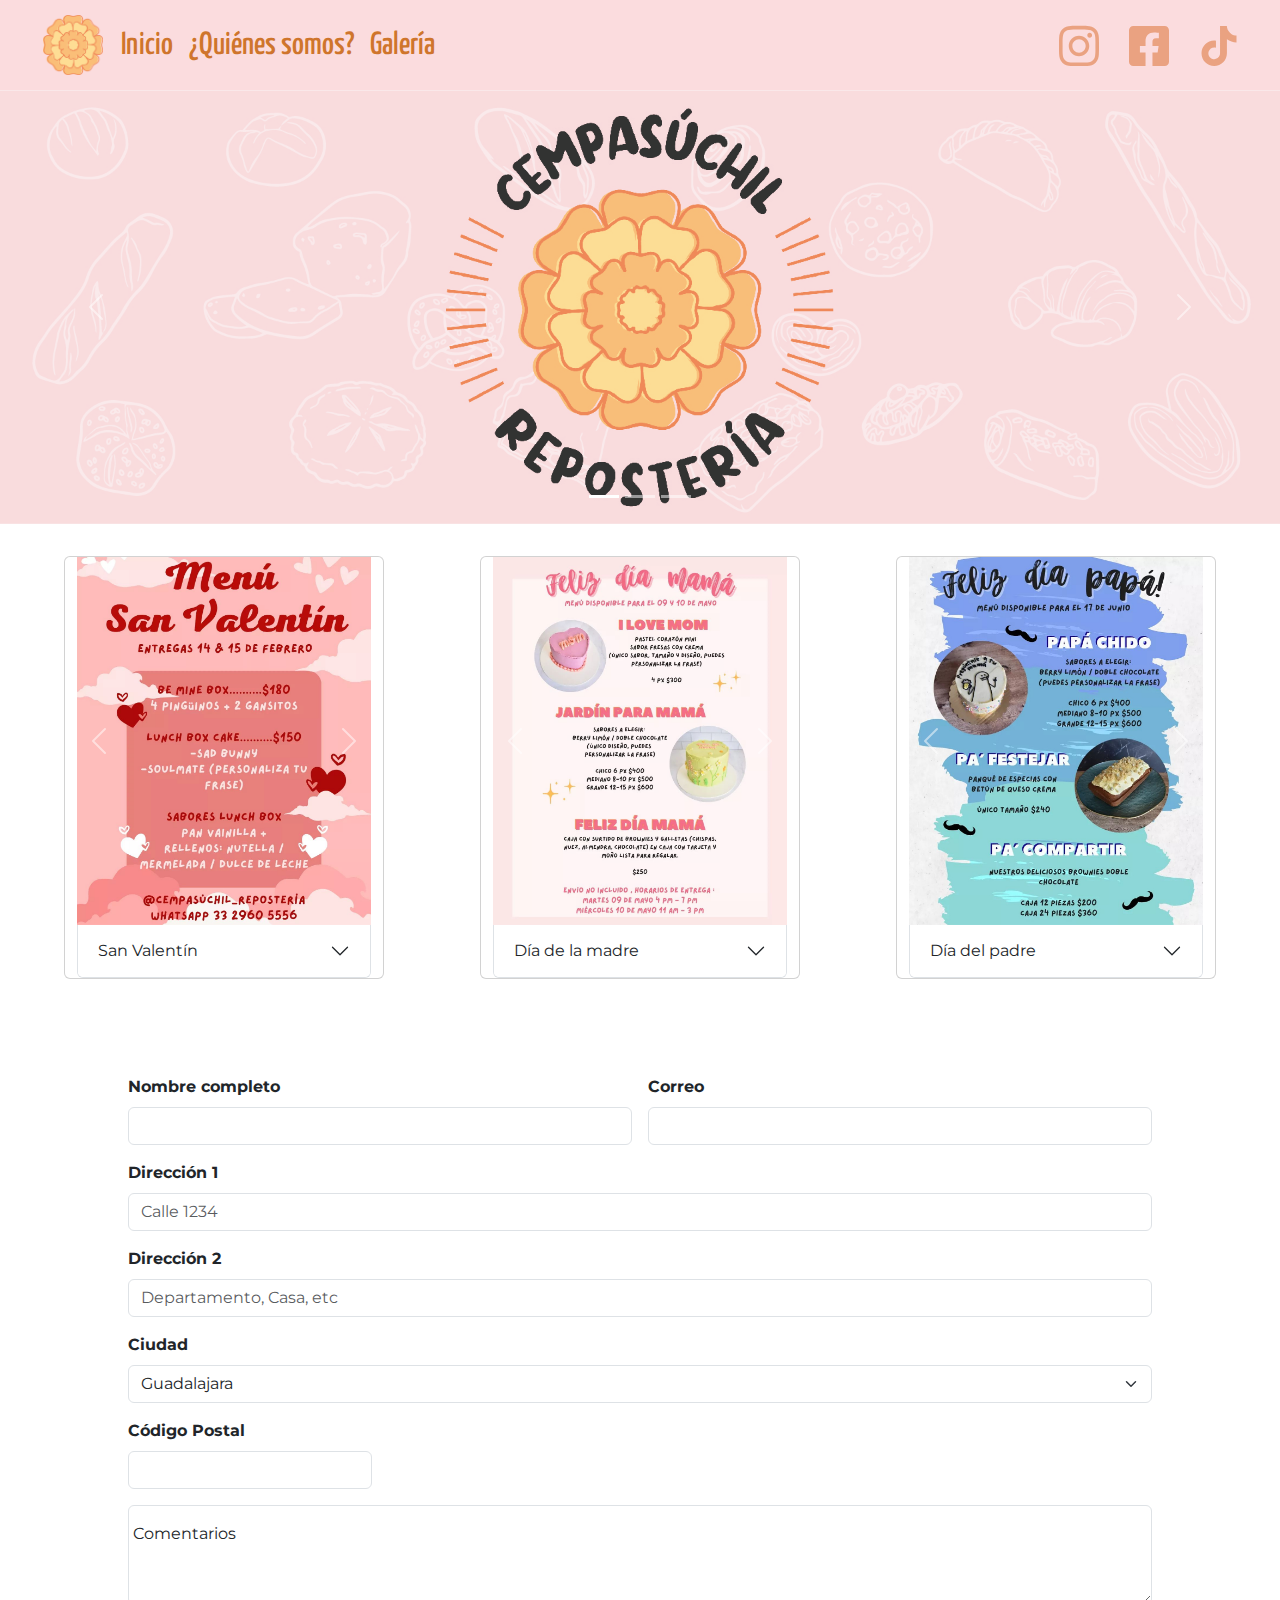
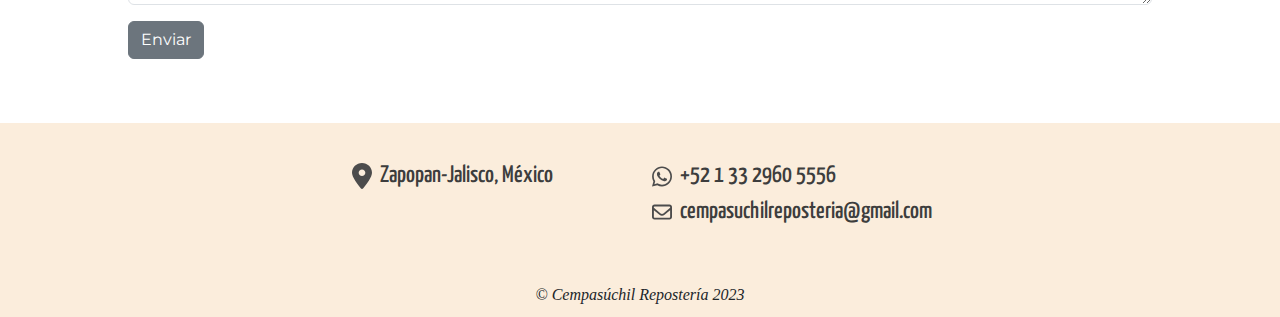
<file: index.html>
<!DOCTYPE html>
<html lang="es">

<head>
  <meta charset="UTF-8">
  <meta name="viewport" content="width=device-width, initial-scale=1.0">
  <link href="https://cdn.jsdelivr.net/npm/bootstrap@5.3.0/dist/css/bootstrap.min.css" rel="stylesheet">
  <link rel="stylesheet" href="style.css">

  <title>Cempasúchil Repostería</title>
</head>

<body>
  <!-- header -->
  <header>
    <nav class="navbar navbar-expand-lg">
      <div class="container-fluid">
        <div id="logo">
          <img src="./img/Cempasuchil-Isotipo.png" alt="Isotipo de Cempasúchil Reposteria" width="60px" height="60px">
        </div>
        <button class="navbar-toggler" type="button" data-bs-toggle="collapse" data-bs-target="#navbarSupportedContent"
          aria-controls="navbarSupportedContent" aria-expanded="false" aria-label="Toggle navigation">
          <span class="navbar-toggler-icon"></span>
        </button>
        <div class="collapse navbar-collapse" id="navbarSupportedContent">
          <ul class="navbar-nav me-auto mb-2 mb-lg-0">
            <li class="nav-item">
              <a class="nav-link active" aria-current="page" href="#">Inicio</a>
            </li>
            <li class="nav-item">
              <a class="nav-link" aria-current="page" href="./quienes.html">¿Quiénes somos?</a>
            </li>
            <li class="nav-item">
              <a class="nav-link" href="galeria.html">Galería</a>
            </li>
          </ul>
          <form class="d-flex">
            <div class="row">
              <div class="network">
                <a href="https://www.instagram.com/cempasuchil_reposteria/" target="_blank"><img
                    src="./img/instagram.svg" alt="Logotipo de Instagram"></a>
              </div>
              <div class="network">
                <a href="https://www.facebook.com/cempasuchilreposteria" target="_blank"><img src="./img/facebook.svg"
                    alt="Logotipo de Facebook"></a>
              </div>
              <div class="network">
                <a href="https://www.tiktok.com/@cempasuchil_reposteria" target="_blank"><img src="./img/tiktok.svg"
                    alt="Logotipo de Tik Tok"></a>
              </div>
            </div>
          </form>
        </div>
      </div>
    </nav>
  </header>


  <!-- Carrusel -->
  <div id="carouselExampleIndicators" id="carouselExampleAutoplaying" class="carousel slide" data-bs-ride="carousel">
    <div class="carousel-indicators">
      <button type="button" data-bs-target="#carouselExampleIndicators" data-bs-slide-to="0" class="active"
        aria-current="true" aria-label="Slide 1"></button>
      <button type="button" data-bs-target="#carouselExampleIndicators" data-bs-slide-to="1"
        aria-label="Slide 2"></button>
      <button type="button" data-bs-target="#carouselExampleIndicators" data-bs-slide-to="2"
        aria-label="Slide 3"></button>
    </div>
    <div class="carousel-inner">
      <div class="carousel-item active">
        <img src="./img/cr-hero-01.jpg" class="d-block w-100" alt="Presentación del logotipo Cempasúchil Repostería">
      </div>
      <div class="carousel-item">
        <img src="./img/cr-hero-02.jpg" class="d-block w-100" alt="Agenda de disponibilidad del mes de julio">
      </div>
      <div class="carousel-item">
        <img src="./img/cr-hero-03.jpg" class="d-block w-100" alt="Decoraciones de postres para un baby shower">
      </div>
    </div>
    <button class="carousel-control-prev" type="button" data-bs-target="#carouselExampleIndicators"
      data-bs-slide="prev">
      <span class="carousel-control-prev-icon" aria-hidden="true"></span>
      <span class="visually-hidden">Previous</span>
    </button>
    <button class="carousel-control-next" type="button" data-bs-target="#carouselExampleIndicators"
      data-bs-slide="next">
      <span class="carousel-control-next-icon" aria-hidden="true"></span>
      <span class="visually-hidden">Next</span>
    </button>
  </div>

  <!-- Productos estrellas -->
  <div class="row justify-content-evenly accordion accordion-flush" id="accordionFlushExample">

    <div class="card  col-lg-3 col-md-4 col-sm-12">
        <div id="carouselExampleOne" class="carousel slide">
            <div class="carousel-inner">
              <div class="carousel-item active">
                <img src="./img/sanvalentin_1.jpg" class="d-block w-100" alt="Menú de postres para San Valentín">
              </div>
              <div class="carousel-item">
                <img src="./img/sanvalentin_2.jpg" class="d-block w-100" alt="Muestra de los postres para San Valentin">
              </div>
              <div class="carousel-item">
                <img src="./img/sanvalentin_3.jpg" class="d-block w-100" alt="Pastel en forma de corazón">
              </div>
              <div class="carousel-item">
                <img src="./img/sanvalentin_4.jpg" class="d-block w-100" alt="Pastel en forma de Desde el corazón, de Bad Bunny">
              </div>
            </div>
            <button class="carousel-control-prev" type="button" data-bs-target="#carouselExampleOne" data-bs-slide="prev">
              <span class="carousel-control-prev-icon" aria-hidden="true"></span>
              <span class="visually-hidden">Previous</span>
            </button>
            <button class="carousel-control-next" type="button" data-bs-target="#carouselExampleOne" data-bs-slide="next">
              <span class="carousel-control-next-icon" aria-hidden="true"></span>
              <span class="visually-hidden">Next</span>
            </button>
          </div>
      <div class="accordion-item">
        <h2 class="accordion-header">
          <button class="accordion-button collapsed" type="button" data-bs-toggle="collapse"
            data-bs-target="#flush-collapseOne" aria-expanded="false" aria-controls="flush-collapseOne">
            San Valentín
          </button>
        </h2>
        <div id="flush-collapseOne" class="accordion-collapse collapse" data-bs-parent="#accordionFlushExample">
          <div class="accordion-body">Lorem ipsum dolor sit amet consectetur adipisicing elit.</div>
        </div>
      </div>
    </div>

    <div class="card  col-lg-3 col-md-4 col-sm-12">
        <div id="carouselExampleTwo" class="carousel slide">
            <div class="carousel-inner">
              <div class="carousel-item active">
                <img src="./img/madre_1.jpg" class="d-block w-100" alt="Menú de postres para el día de la madre">
              </div>
              <div class="carousel-item">
                <img src="./img/madre_2.jpg" class="d-block w-100" alt="Pastel en forma de corazón con el texto Mom ">
              </div>
              <div class="carousel-item">
                <img src="./img/madre_3.jpg" class="d-block w-100" alt="Pastel verde con flores">
              </div>
            </div>
            <button class="carousel-control-prev" type="button" data-bs-target="#carouselExampleTwo" data-bs-slide="prev">
              <span class="carousel-control-prev-icon" aria-hidden="true"></span>
              <span class="visually-hidden">Previous</span>
            </button>
            <button class="carousel-control-next" type="button" data-bs-target="#carouselExampleTwo" data-bs-slide="next">
              <span class="carousel-control-next-icon" aria-hidden="true"></span>
              <span class="visually-hidden">Next</span>
            </button>
          </div>
      <div class="accordion-item">
        <h2 class="accordion-header">
          <button class="accordion-button collapsed" type="button" data-bs-toggle="collapse"
            data-bs-target="#flush-collapseTwo" aria-expanded="false" aria-controls="flush-collapseTwo">
            Día de la madre
          </button>
        </h2>
        <div id="flush-collapseTwo" class="accordion-collapse collapse" data-bs-parent="#accordionFlushExample">
          <div class="accordion-body">Lorem ipsum dolor sit amet consectetur adipisicing elit.</div>
        </div>
      </div>
    </div>

    <div class="card  col-lg-3 col-md-4 col-sm-12">
        <div id="carouselExampleThree" class="carousel slide">
            <div class="carousel-inner">
              <div class="carousel-item active">
                <img src="./img/padre_1.jpg" class="d-block w-100" alt="Menú de postres para el día del padre">
              </div>
              <div class="carousel-item">
                <img src="./img/padre_2.jpg" class="d-block w-100" alt="Pastel con el meme de pregúntale a tu mamá">
              </div>
              <div class="carousel-item">
                <img src="./img/padre_3.jpg" class="d-block w-100" alt="Panqué de especias">
              </div>
            </div>
            <button class="carousel-control-prev" type="button" data-bs-target="#carouselExampleThree" data-bs-slide="prev">
              <span class="carousel-control-prev-icon" aria-hidden="true"></span>
              <span class="visually-hidden">Previous</span>
            </button>
            <button class="carousel-control-next" type="button" data-bs-target="#carouselExampleThree" data-bs-slide="next">
              <span class="carousel-control-next-icon" aria-hidden="true"></span>
              <span class="visually-hidden">Next</span>
            </button>
          </div>
      <div class="accordion-item">
        <h2 class="accordion-header">
          <button class="accordion-button collapsed" type="button" data-bs-toggle="collapse"
            data-bs-target="#flush-collapseThree" aria-expanded="false" aria-controls="flush-collapseThree">
            Día del padre
          </button>
        </h2>
        <div id="flush-collapseThree" class="accordion-collapse collapse" data-bs-parent="#accordionFlushExample">
          <div class="accordion-body">Lorem ipsum dolor sit amet consectetur adipisicing elit.</div>
        </div>
      </div>
    </div>

  </div>

  <!-- Formulario -->
  <div class="formulario">
    <form class="row g-3">
      <div class="col-lg-6 col-md-12">
        <label for="inputText" class="form-label"><strong>Nombre completo</strong></label>
        <input type="text" class="form-control" id="inputText">
      </div>
      <div class="col-lg-6 col-md-12">
        <label for="inputEmail4" class="form-label"><strong>Correo</strong></label>
        <input type="email" class="form-control" id="inputEmail4">
      </div>
      <div class="col-12">
        <label for="inputAddress" class="form-label"><strong>Dirección 1</strong></label>
        <input type="text" class="form-control" id="inputAddress" placeholder="Calle 1234">
      </div>
      <div class="col-12">
        <label for="inputAddress2" class="form-label"><strong>Dirección 2</strong></label>
        <input type="text" class="form-control" id="inputAddress2" placeholder="Departamento, Casa, etc">
      </div>
      <div class="col-lg-6 col-lg-12">
        <label for="inputState" class="form-label"><strong>Ciudad</strong></label>
        <select id="inputState" class="form-select">
          <option selected></strong>Guadalajara</option>
          <option>Tlaquepaque</option>
          <option>Zapopan</option>
        </select>
      </div>
      <div class="col-lg-3 col-md-6">
        <label for="inputZip" class="form-label"><strong>Código Postal</strong></label>
        <input type="text" class="form-control" id="inputZip">
      </div>
      <div class="form-floating">
        <textarea class="form-control" placeholder="Leave a comment here" id="floatingTextarea2"
          style="height: 100px"></textarea>
        <label for="floatingTextarea2">Comentarios</label>
      </div>
      <div class="col-12">
        <button type="submit" class="btn btn-secondary">Enviar</button>
      </div>
    </form>
  </div>

  <!-- footer -->
  <div class="d-flex justify-content-around footer">
    <div class="row justify-content-evenly">

      <div class="col-lg-6 col-sm-12 grupo">
        <div class="icon">
          <img src="./img/location-dot-solid.svg" alt="Ubicación">
        </div>
        <div class="info">
          <!-- <h5>Ubicación</h5> -->
          <span>Zapopan-Jalisco, México</span>
        </div>
      </div>

      <div class="col-lg-6 col-sm-12 grupo">
        <div class="icon">
          <img src="./img/whatsapp.svg" alt="Logotipo de Whatsapp">
          <img src="./img/envelope-regular.svg" alt="Correo">
        </div>
        <div class="info">
          <!-- <h5>Contacto</h5> -->
          <span>+52 1 33 2960 5556</span>
          <span>cempasuchilreposteria@gmail.com</span>
        </div>
      </div>
    </div>


  </div>
  </div>
  <div class="d-flex justify-content-around copyright">
    <div class="row justify-content-md-center">
      <em>© Cempasúchil Repostería 2023</em>
    </div>
  </div>



  <script src="https://cdn.jsdelivr.net/npm/bootstrap@5.3.0/dist/js/bootstrap.bundle.min.js"></script>
</body>

</html>
</file>
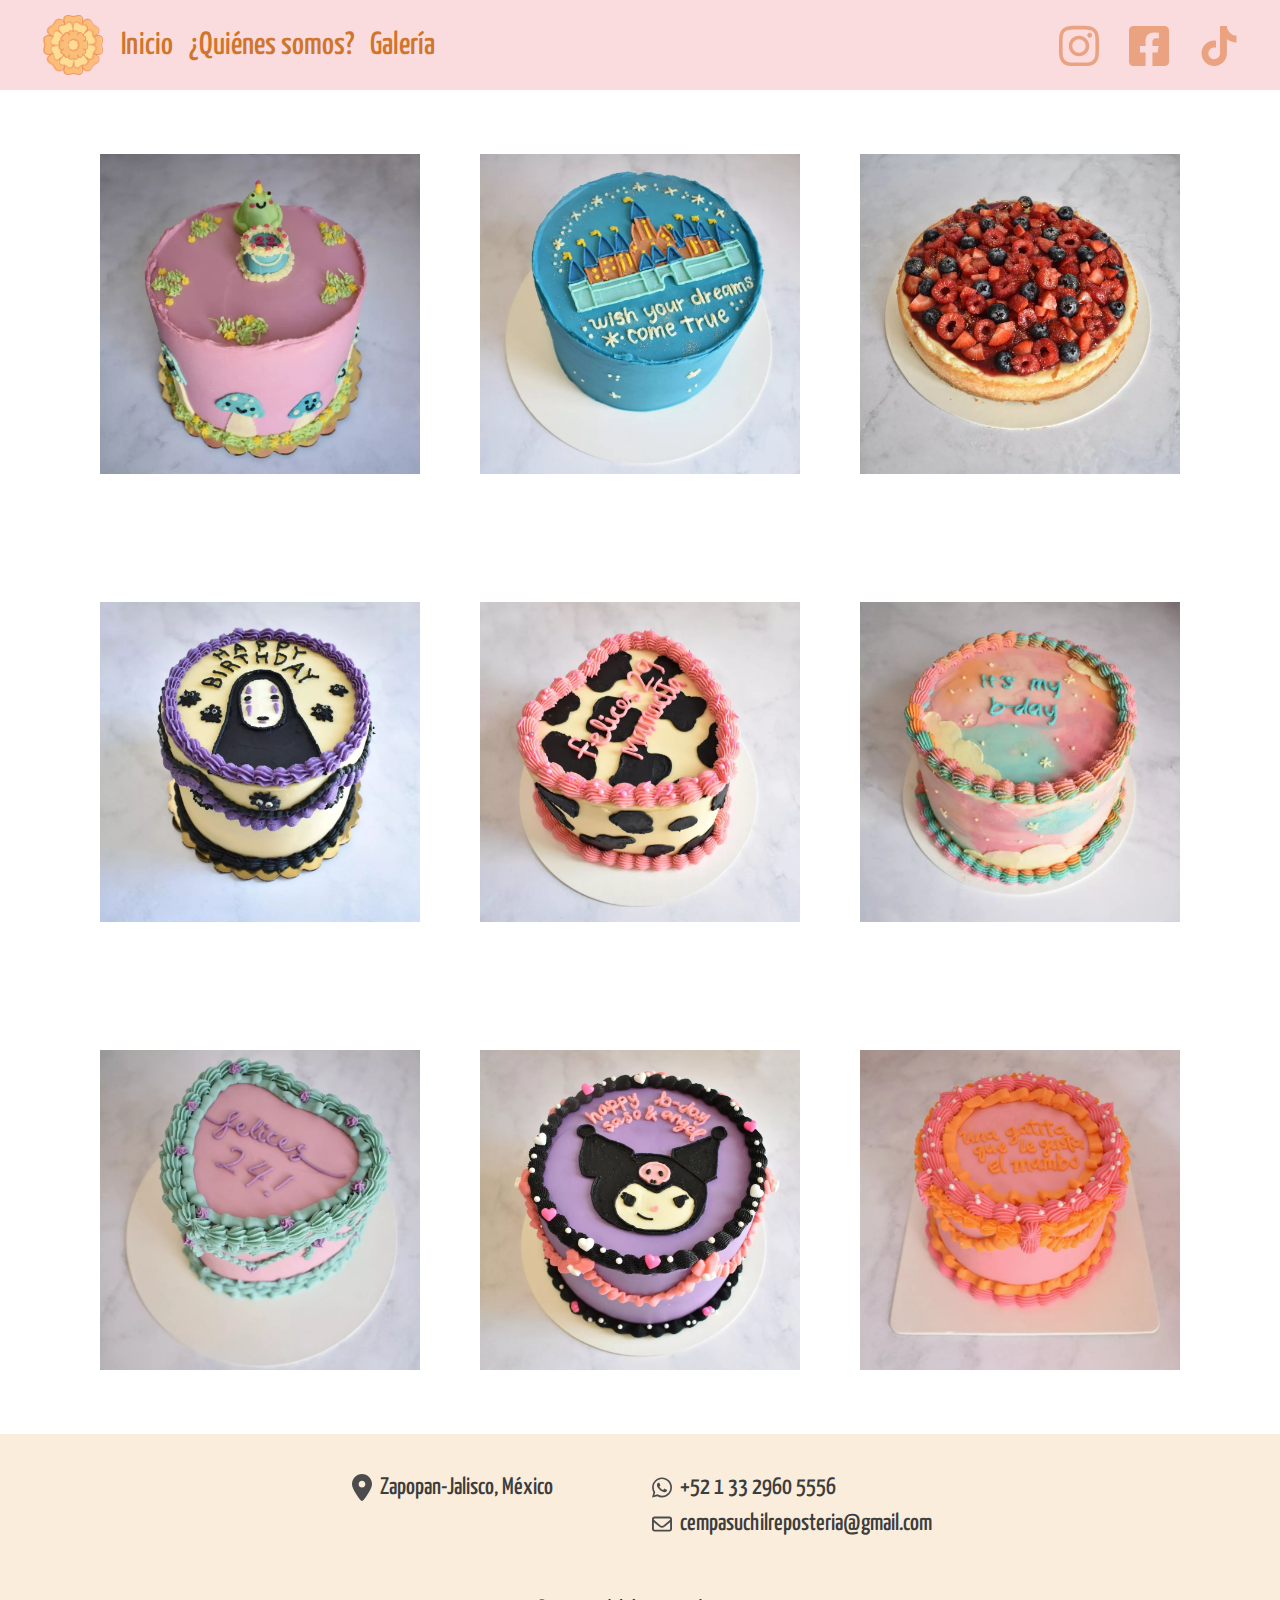
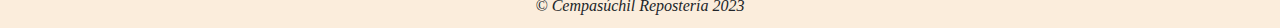
<file: galeria.html>
<!DOCTYPE html>
<html lang="es">

<head>
  <meta charset="UTF-8">
  <meta name="viewport" content="width=device-width, initial-scale=1.0">
  <link href="https://cdn.jsdelivr.net/npm/bootstrap@5.3.0/dist/css/bootstrap.min.css" rel="stylesheet">
  <link rel="stylesheet" href="style.css">
  <title>Cempasúchil Repostería</title>
</head>

<body>
  <!-- header -->
  <header>
    <nav class="navbar navbar-expand-lg">
      <div class="container-fluid">
        <div id="logo">
          <img src="./img/Cempasuchil-Isotipo.png" alt="Isotipo de Cempasúchil Reposteria" width="60px" height="60px">
        </div>
        <button class="navbar-toggler" type="button" data-bs-toggle="collapse" data-bs-target="#navbarSupportedContent"
          aria-controls="navbarSupportedContent" aria-expanded="false" aria-label="Toggle navigation">
          <span class="navbar-toggler-icon"></span>
        </button>
        <div class="collapse navbar-collapse" id="navbarSupportedContent">
          <ul class="navbar-nav me-auto mb-2 mb-lg-0">
            <li class="nav-item">
              <a class="nav-link " aria-current="page" href="./index.html">Inicio</a>
            </li>
            <li class="nav-item">
              <a class="nav-link " aria-current="page" href="./quienes.html">¿Quiénes somos?</a>
            </li>
            <li class="nav-item">
              <a class="nav-link active" href="#">Galería</a>
            </li>
          </ul>
          <form class="d-flex">
            <div class="row">
              <div class="network">
                <a href="https://www.instagram.com/cempasuchil_reposteria/" target="_blank"><img
                    src="./img/instagram.svg" alt="Logotipo de Instagram"></a>
              </div>
              <div class="network">
                <a href="https://www.facebook.com/cempasuchilreposteria" target="_blank"><img src="./img/facebook.svg"
                    alt="Logotipo de Facebook"></a>
              </div>
              <div class="network">
                <a href="https://www.tiktok.com/@cempasuchil_reposteria" target="_blank"><img src="./img/tiktok.svg"
                    alt="Logotipo de Tik Tok"></a>
              </div>
            </div>
          </form>
        </div>
      </div>
    </nav>
  </header>

  <!-- Galería -->
  <div class="container text-center galeria">
    <div class="row justify-content-evenly row-cols-3">
      <div class="col-lg-4 col-md-6 col-sm-12 col-12">
        <img src="./img/pastel_1.jpg" alt="Pastel de rana con un pastelito">
      </div>
      <div class="col-lg-4 col-md-6 col-sm-12 col-12">
        <img src="./img/pastel_2.jpg" alt="Pastel con decoración 2d del castillo de Disney">
      </div>
      <div class="col-lg-4 col-md-6 col-sm-12 col-12">
        <img src="./img/postre_1.jpg" alt="Pay de frutos rojos">
      </div>
      <div class="col-lg-4 col-md-6 col-sm-12 col-12">
        <img src="./img/pastel_4.jpg" alt="Pastel de sin rostro en la película de Chihiro">
      </div>
      <div class="col-lg-4 col-md-6 col-sm-12 col-12">
        <img src="./img/pastel_5.jpg" alt="Pastel con forma de corazón con manchas">
      </div>
      <div class="col-lg-4 col-md-6 col-sm-12 col-12">
        <img src="./img/pastel_6.jpg" alt="Pastel de nubes y colores pasteles">
      </div>
      <div class="col-lg-4 col-md-6 col-sm-12 col-12">
        <img src="./img/pastel_7.jpg" alt="Pastel con forma de corazón color violeta">
      </div>
      <div class="col-lg-4 col-md-6 col-sm-12 col-12">
        <img src="./img/pastel_8.jpg" alt="Pastel de Kuromi de Hello Kitty">
      </div>
      <div class="col-lg-4 col-md-6 col-sm-12 col-12">
        <img src="./img/pastel_9.jpg" alt="Pastel con ornamentos con tonos anaranjados y rosados">
      </div>
    </div>
  </div>

  <!-- footer -->
  <div class="d-flex justify-content-around footer">
    <div class="row justify-content-evenly">

      <div class="col-lg-6 col-sm-12 grupo">
        <div class="icon">
          <img src="./img/location-dot-solid.svg" alt="Ubicación">
        </div>
        <div class="info">
          <!-- <h5>Ubicación</h5> -->
          <span>Zapopan-Jalisco, México</span>
        </div>
      </div>

      <div class="col-lg-6 col-sm-12 grupo">
        <div class="icon">
          <img src="./img/whatsapp.svg" alt="Logotipo de Whatsapp">
          <img src="./img/envelope-regular.svg" alt="Correo">
        </div>
        <div class="info">
          <!-- <h5>Contacto</h5> -->
          <span>+52 1 33 2960 5556</span>
          <span>cempasuchilreposteria@gmail.com</span>
        </div>
      </div>
    </div>


  </div>
  </div>
  <div class="d-flex justify-content-around copyright">
    <div class="row justify-content-md-center">
      <em>© Cempasúchil Repostería 2023</em>
    </div>
  </div>



  <script src="https://cdn.jsdelivr.net/npm/bootstrap@5.3.0/dist/js/bootstrap.bundle.min.js"></script>
</body>

</html>
</file>
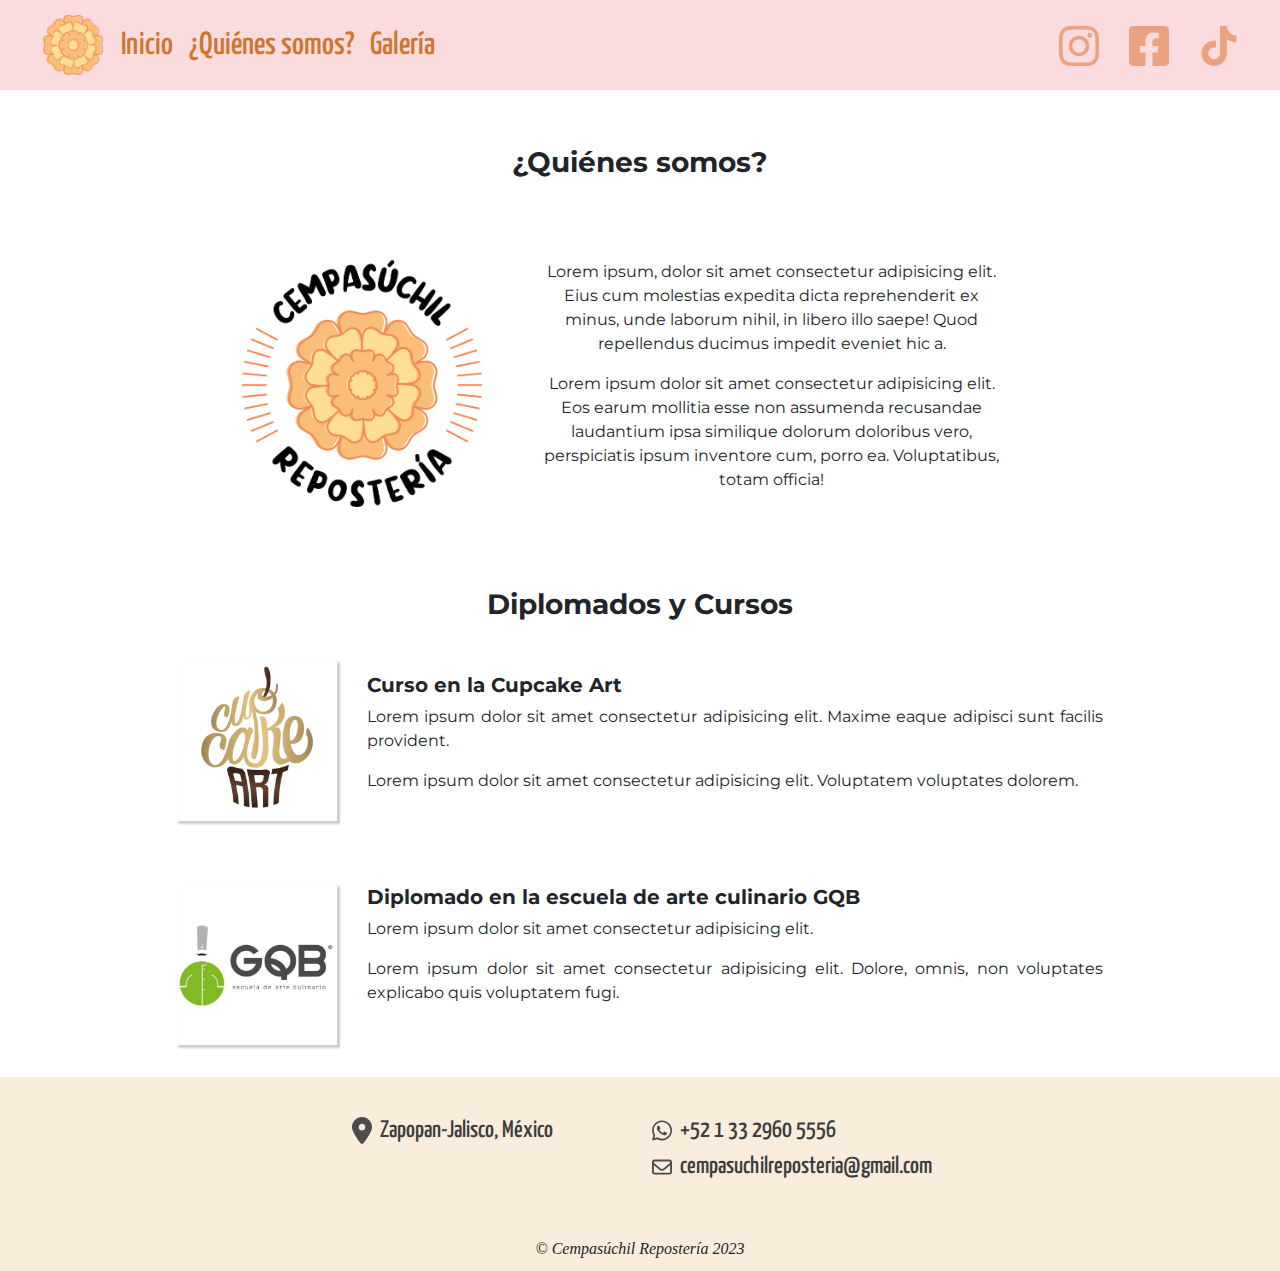
<file: quienes.html>
<!DOCTYPE html>
<html lang="es">

<head>
    <meta charset="UTF-8">
    <meta name="viewport" content="width=device-width, initial-scale=1.0">
    <link href="https://cdn.jsdelivr.net/npm/bootstrap@5.3.0/dist/css/bootstrap.min.css" rel="stylesheet">
    <link rel="stylesheet" href="style.css">

    <title>Cempasúchil Repostería</title>
</head>

<body>
    <!-- header -->
    <header>
        <nav class="navbar navbar-expand-lg">
            <div class="container-fluid">
                <div id="logo">
                    <img src="./img/Cempasuchil-Isotipo.png" alt="Isotipo de Cempasúchil Reposteria" width="60px"
                        height="60px">
                </div>
                <button class="navbar-toggler" type="button" data-bs-toggle="collapse"
                    data-bs-target="#navbarSupportedContent" aria-controls="navbarSupportedContent"
                    aria-expanded="false" aria-label="Toggle navigation">
                    <span class="navbar-toggler-icon"></span>
                </button>
                <div class="collapse navbar-collapse" id="navbarSupportedContent">
                    <ul class="navbar-nav me-auto mb-2 mb-lg-0">
                        <li class="nav-item">
                            <a class="nav-link active" aria-current="page" href="./index.html">Inicio</a>
                        </li>
                        <li class="nav-item">
                            <a class="nav-link" aria-current="page" href="#">¿Quiénes somos?</a>
                        </li>
                        <li class="nav-item">
                            <a class="nav-link" href="galeria.html">Galería</a>
                        </li>
                    </ul>
                    <form class="d-flex">
                        <div class="row">
                            <div class="network">
                                <a href="https://www.instagram.com/cempasuchil_reposteria/" target="_blank"><img
                                        src="./img/instagram.svg" alt="Logotipo de Instagram"></a>
                            </div>
                            <div class="network">
                                <a href="https://www.facebook.com/cempasuchilreposteria" target="_blank"><img
                                        src="./img/facebook.svg" alt="Logotipo de Facebook"></a>
                            </div>
                            <div class="network">
                                <a href="https://www.tiktok.com/@cempasuchil_reposteria" target="_blank"><img
                                        src="./img/tiktok.svg" alt="Logotipo de Tik Tok"></a>
                            </div>
                        </div>
                    </form>
                </div>
            </div>
        </nav>
    </header>


    <!-- Quienes somos -->
    <div class="container text-center font">
        <h3 class="justify-content-md-center somos"><strong>¿Quiénes somos?</strong></h3>
        <div class="row medida justify-content-center align-items-center">
            <div class="col-lg-3 col-sm-12  quienes">
                <img src="./img/Cempasuchil-lg.png" alt="Logo de Cempasúchil Repostería">
            </div>
            <div class="col-lg-6 col-sm-12 parrafo">
                <p>Lorem ipsum, dolor sit amet consectetur adipisicing elit. Eius cum molestias expedita dicta
                    reprehenderit ex minus, unde laborum nihil, in libero illo saepe! Quod repellendus ducimus impedit
                    eveniet hic a.</p>
                <p>Lorem ipsum dolor sit amet consectetur adipisicing elit. Eos earum mollitia esse non assumenda
                    recusandae laudantium ipsa similique dolorum doloribus vero, perspiciatis ipsum inventore cum, porro
                    ea. Voluptatibus, totam officia!</p>
            </div>
        </div>
    </div>
    <!-- Cursos -->
    <div class="container text-center font">
        <h3 class="justify-content-md-center"><strong>Diplomados y Cursos</strong></h3>
        <div class="row justify-content-center align-items-center">
            <div class="col-lg-2 col-sm-12 curso">
                <img src="./img/escuela_cupcake-art.png" alt="Logo de Cupcake Art">
            </div>
            <div class="col-lg-8 col-sm-12 texto">
                <h5><strong>Curso en la Cupcake Art</strong></h5>
                <p>Lorem ipsum dolor sit amet consectetur adipisicing elit. Maxime eaque adipisci sunt
                    facilis
                    provident. </p>
                <p>Lorem ipsum dolor sit amet consectetur adipisicing elit. Voluptatem voluptates dolorem.</p>
            </div>
        </div>
        <div class="row justify-content-center">
            <div class="col-lg-2 col-sm-12 curso">
                <img src="./img/escuela_GQB.png" alt="Logo de GQB">
            </div>
            <div class="col-lg-8 col-sm-12 texto">
                <h5><strong>Diplomado en la escuela de arte culinario GQB</strong></h5>
                <p>Lorem ipsum dolor sit amet consectetur adipisicing elit.</p>
                <p>Lorem ipsum dolor sit amet consectetur adipisicing elit. Dolore, omnis, non voluptates explicabo quis
                    voluptatem fugi.</p>
            </div>
        </div>
    </div>

    <!-- footer -->
    <div class="d-flex justify-content-around footer">
        <div class="row justify-content-evenly">

            <div class="col-lg-6 col-sm-12 grupo">
                <div class="icon">
                    <img src="./img/location-dot-solid.svg" alt="Ubicación">
                </div>
                <div class="info">
                    <!-- <h5>Ubicación</h5> -->
                    <span>Zapopan-Jalisco, México</span>
                </div>
            </div>

            <div class="col-lg-6 col-sm-12 grupo">
                <div class="icon">
                    <img src="./img/whatsapp.svg" alt="Logotipo de Whatsapp">
                    <img src="./img/envelope-regular.svg" alt="Correo">
                </div>
                <div class="info">
                    <!-- <h5>Contacto</h5> -->
                    <span>+52 1 33 2960 5556</span>
                    <span>cempasuchilreposteria@gmail.com</span>
                </div>
            </div>
        </div>


    </div>
    <div class="d-flex justify-content-around copyright">
        <div class="row justify-content-md-center">
            <em>© Cempasúchil Repostería 2023</em>
        </div>
    </div>



    <script src="https://cdn.jsdelivr.net/npm/bootstrap@5.3.0/dist/js/bootstrap.bundle.min.js"></script>
</body>

</html>
</file>
<file: style.css>
/* -header--------------------------------------------------------------------------------- */
@import url('https://fonts.googleapis.com/css2?family=Montserrat&family=Yanone+Kaffeesatz:wght@200;300;500&display=swap');

body {
    height: 100%;
}

/* Navbar */
.container-fluid {
    margin: 0 2%;
}

.navbar {
    font-family: 'Yanone Kaffeesatz', sans-serif;
    padding: 0;
    font-size: 2em;
    font-weight: 500;
    background-color: #FBDCDE;
}

.navbar-nav .nav-link.active,
a.nav-link {
    color: #cf752c;
}

.navbar-toggler-icon {
    display: inline-block;
    width: 2em;
    height: 2em;
    vertical-align: middle;
    background-image: var(--bs-navbar-toggler-icon-bg);
    background-repeat: no-repeat;
    background-position: center;
    background-size: 100%;
    color: #cf752c;
}


#logo {
    margin: 15px 10px 15px 5px;
}

.network {
    margin: 0 3px;
    width: 2em;
}

/*- Productos estrellas--------------------------------------------------------------------------------- */
.accordion {
    margin: auto;

}

.card {
    margin: 2em;
}

.accordion-header {
    font-family: 'Montserrat', sans-serif;
    font-size: 1em;
    font-weight: 400;
}

/*-Formulario------------------------------------------------------------------------------------------ */
.formulario {
    margin: 5% 10%;
    font-family: 'Montserrat', sans-serif;
    font-size: 1em;
    font-weight: 400;
}




/*-Quienes----------------------------------------------------------------------------------------- */
.somos {
    margin-top: 2em;
}

.font {
    font-family: 'Montserrat', sans-serif;
    font-size: 1em;
    font-weight: 400;
}

.medida {
    margin: 2em;
}

.quienes img {
    width: 15em;
}

.parrafo {
    margin: 1em;
    padding: 2em;
}

/*-Cursos----------------------------------------------- */

.texto {
    font-family: 'Montserrat', sans-serif;
    font-size: 1em;
    font-weight: 400;
    margin: 2em;
    text-align: justify;
}

.curso img {
    width: 10em;
    margin: 2em;
    box-shadow: 2px 2px 2px 1px rgba(0, 0, 0, 0.2);
}

.diploma h3 {
    font-family: 'Montserrat', sans-serif;
    font-size: 2em;
    font-weight: 400;
    margin: 2em;
}

/* Galeria------------------------------------------------- */


.galeria img {
    width: 20em;
    margin: 4em 0;
}






/*- footer--------------------------------------------------------------------------------- */
.footer {
    height: 150px;
    font-family: 'Yanone Kaffeesatz', sans-serif;
    font-size: 1.5em;
    font-weight: 500;
    color: #3d3d3d;
    padding: 2%;
    background-color: #fbeddc;
}

.grupo {
    padding-top: 10px;
    width: 300px;
    display: grid;
    grid-template-columns: 10% 90%;
    align-items: start;

}

.grupo img {
    width: 20px;
}

.copyright {
    display: grid;
    grid-template-columns: 1fr;
    font-family: 'Times New Roman', Times, serif;
    font-size: medium;
    background-color: #fbeddc;
    padding: 10px;
}
</file>
